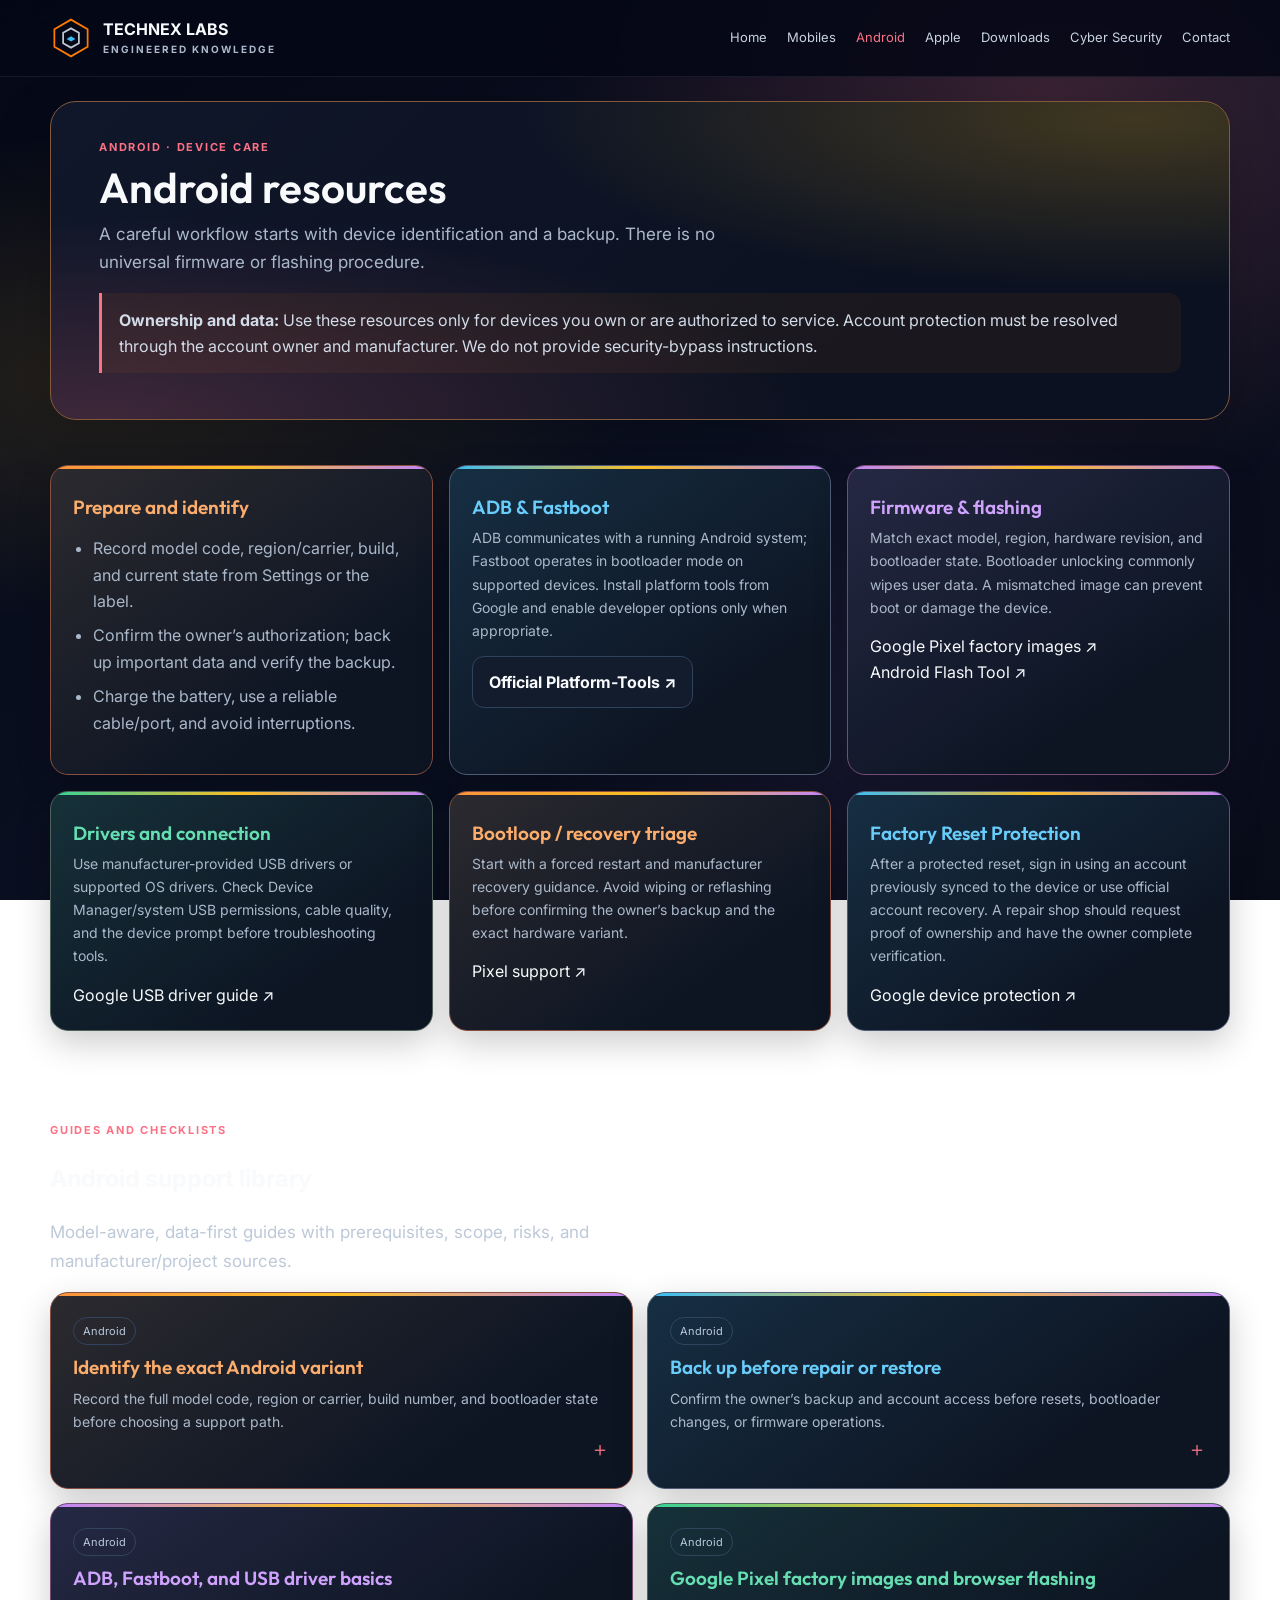
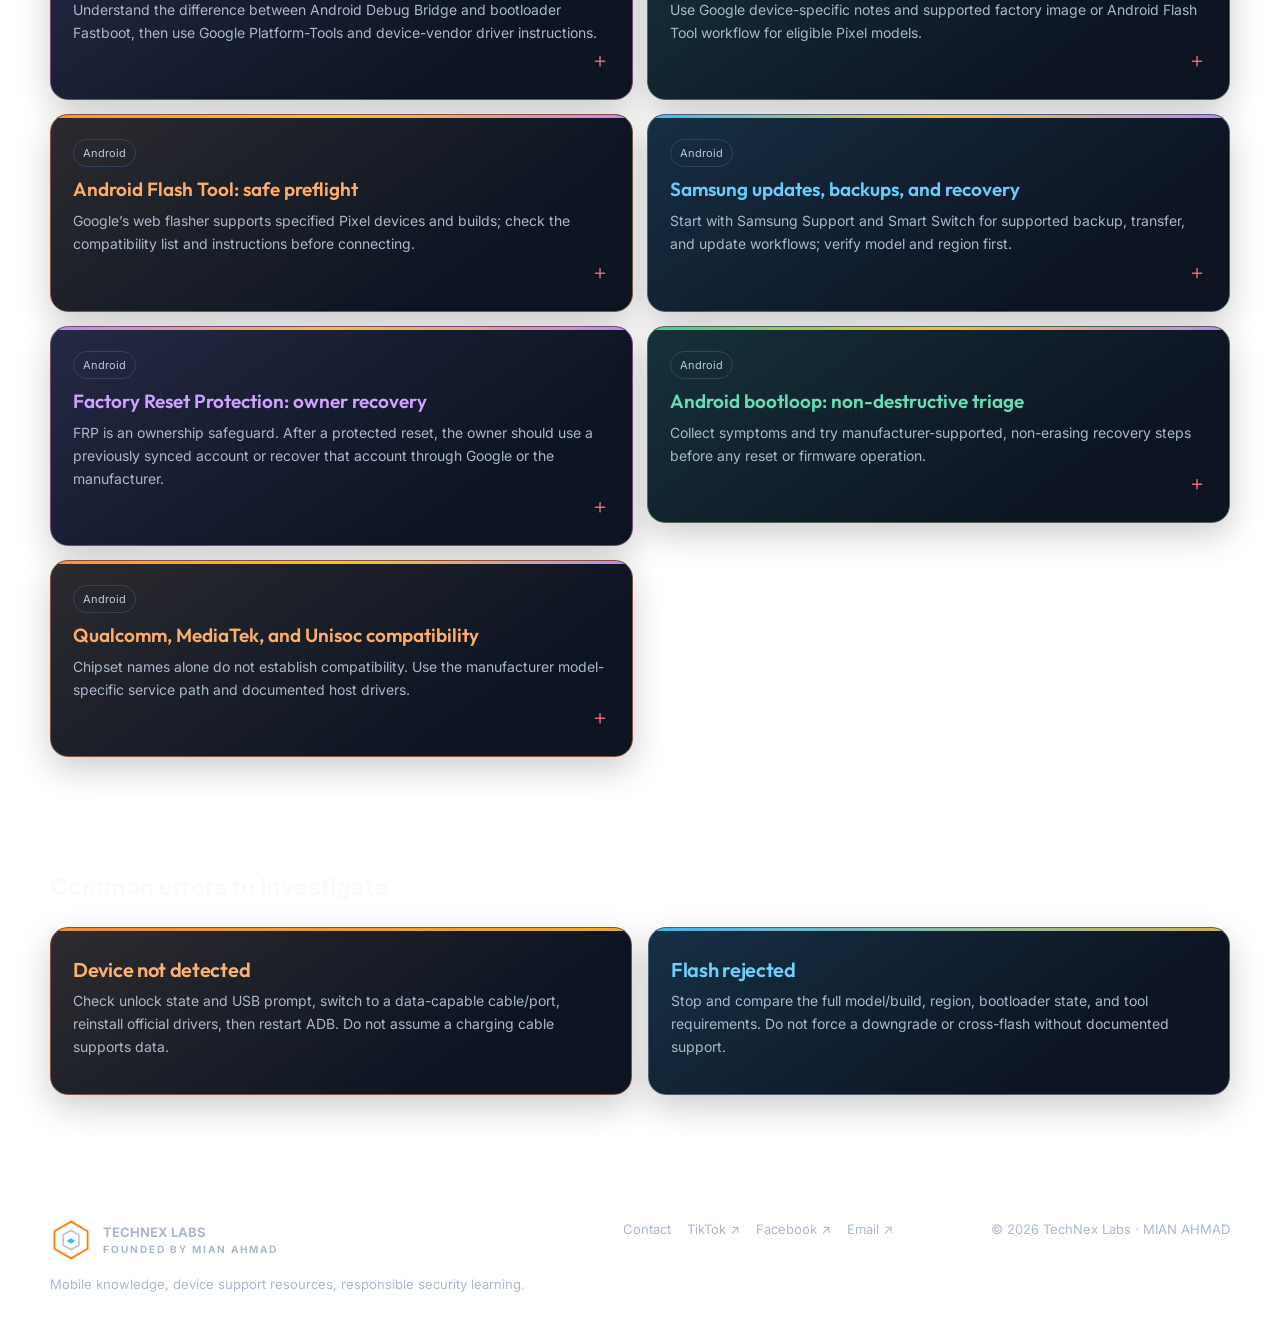
<file: pages/android.html>
<!doctype html><html lang="en"><head><meta charset="utf-8"><meta name="viewport" content="width=device-width,initial-scale=1"><meta name="theme-color" content="#050816"><meta name="description" content="Android support resources for safe backups, ADB and Fastboot, manufacturer firmware, recovery, and legitimate account recovery."><meta property="og:title" content="Android support & repair | TechNex Labs"><meta property="og:description" content="Android support resources for safe backups, ADB and Fastboot, manufacturer firmware, recovery, and legitimate account recovery."><meta property="og:type" content="website"><title>Android support & repair | TechNex Labs</title><link rel="stylesheet" href="../assets/css/style.css"><link rel="icon" href="../assets/images/logo.svg" type="image/svg+xml"></head><body data-page="android"><a class="sr-only" href="#main">Skip to content</a><header class="topbar" id="site-header"></header><main id="main"><section class="wrap pagehead"><div class="eyebrow">Android · device care</div><h1>Android resources</h1><p class="lead">A careful workflow starts with device identification and a backup. There is no universal firmware or flashing procedure.</p><div class="note"><strong>Ownership and data:</strong> Use these resources only for devices you own or are authorized to service. Account protection must be resolved through the account owner and manufacturer. We do not provide security-bypass instructions.</div></section><section class="wrap section"><div class="grid"><article class="card"><h3>Prepare and identify</h3><ul class="list"><li>Record model code, region/carrier, build, and current state from Settings or the label.</li><li>Confirm the owner’s authorization; back up important data and verify the backup.</li><li>Charge the battery, use a reliable cable/port, and avoid interruptions.</li></ul></article><article class="card"><h3>ADB & Fastboot</h3><p>ADB communicates with a running Android system; Fastboot operates in bootloader mode on supported devices. Install platform tools from Google and enable developer options only when appropriate.</p><a class="button secondary" href="https://developer.android.com/tools/releases/platform-tools" target="_blank" rel="noopener">Official Platform-Tools ↗</a></article><article class="card"><h3>Firmware & flashing</h3><p>Match exact model, region, hardware revision, and bootloader state. Bootloader unlocking commonly wipes user data. A mismatched image can prevent boot or damage the device.</p><a href="https://developers.google.com/android/images" target="_blank" rel="noopener">Google Pixel factory images ↗</a><br><a href="https://flash.android.com/" target="_blank" rel="noopener">Android Flash Tool ↗</a></article><article class="card"><h3>Drivers and connection</h3><p>Use manufacturer-provided USB drivers or supported OS drivers. Check Device Manager/system USB permissions, cable quality, and the device prompt before troubleshooting tools.</p><a href="https://developer.android.com/studio/run/win-usb" target="_blank" rel="noopener">Google USB driver guide ↗</a></article><article class="card"><h3>Bootloop / recovery triage</h3><p>Start with a forced restart and manufacturer recovery guidance. Avoid wiping or reflashing before confirming the owner’s backup and the exact hardware variant.</p><a href="https://support.google.com/pixelphone/" target="_blank" rel="noopener">Pixel support ↗</a></article><article class="card"><h3>Factory Reset Protection</h3><p>After a protected reset, sign in using an account previously synced to the device or use official account recovery. A repair shop should request proof of ownership and have the owner complete verification.</p><a href="https://support.google.com/android/answer/9459346" target="_blank" rel="noopener">Google device protection ↗</a></article></div></section><section class="wrap section"><div class="eyebrow">Guides and checklists</div><h2>Android support library</h2><p class="lead">Model-aware, data-first guides with prerequisites, scope, risks, and manufacturer/project sources.</p><div id="android-guides" class="guide-list"></div></section><section class="wrap section"><h2>Common errors to investigate</h2><div class="columns"><div class="card"><h3>Device not detected</h3><p>Check unlock state and USB prompt, switch to a data-capable cable/port, reinstall official drivers, then restart ADB. Do not assume a charging cable supports data.</p></div><div class="card"><h3>Flash rejected</h3><p>Stop and compare the full model/build, region, bootloader state, and tool requirements. Do not force a downgrade or cross-flash without documented support.</p></div></div></section></main><footer class="footer" id="site-footer"></footer><script src="../assets/js/app.js" defer></script></body></html>
</file>
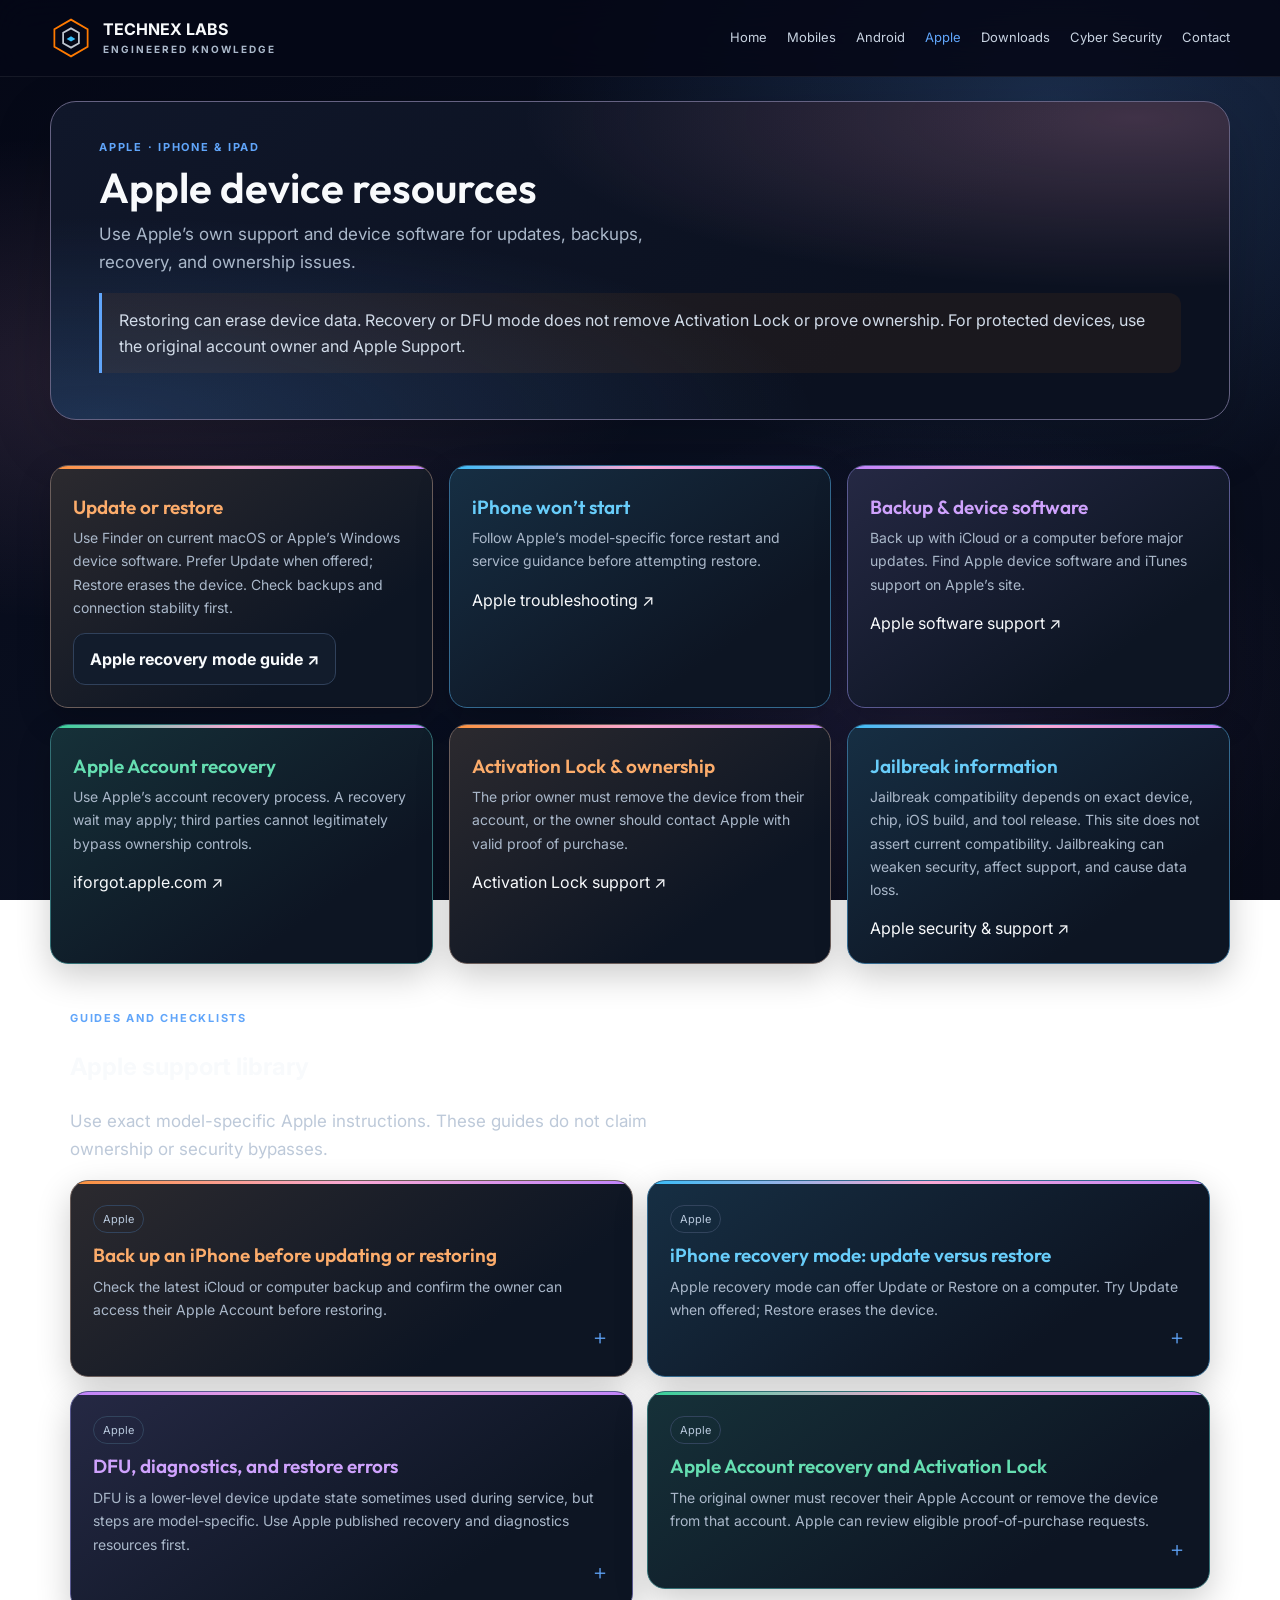
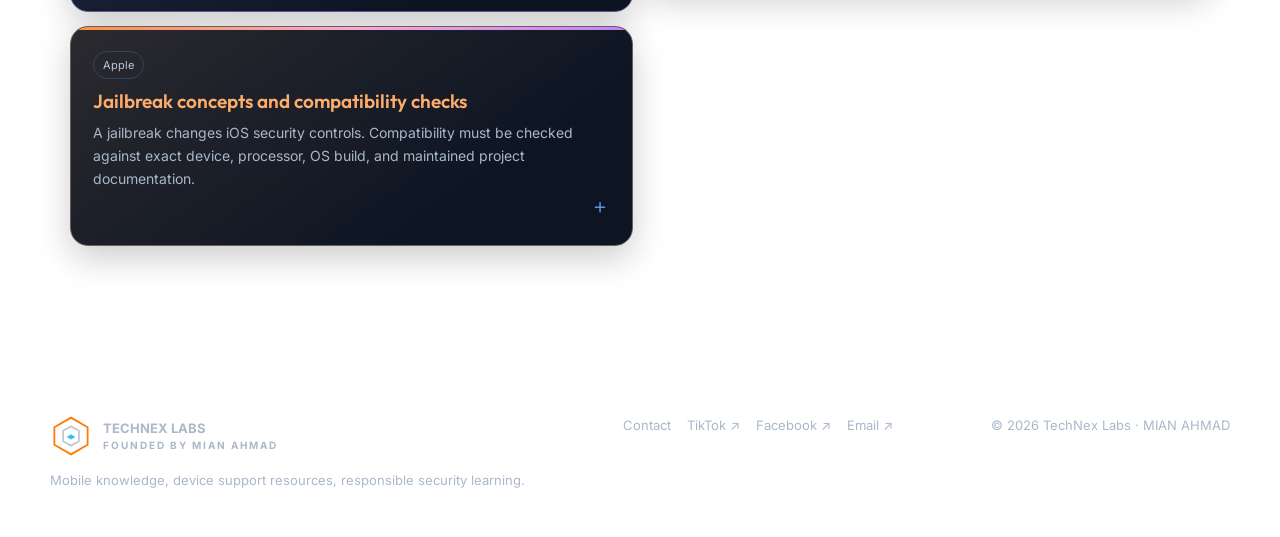
<file: pages/apple.html>
<!doctype html><html lang="en"><head><meta charset="utf-8"><meta name="viewport" content="width=device-width,initial-scale=1"><meta name="theme-color" content="#050816"><meta name="description" content="Official Apple iPhone recovery, restore, account recovery, and support references with backup and security cautions."><meta property="og:title" content="Apple & iPhone support | TechNex Labs"><meta property="og:description" content="Official Apple iPhone recovery, restore, account recovery, and support references with backup and security cautions."><meta property="og:type" content="website"><title>Apple & iPhone support | TechNex Labs</title><link rel="stylesheet" href="../assets/css/style.css"><link rel="icon" href="../assets/images/logo.svg" type="image/svg+xml"></head><body data-page="apple"><a class="sr-only" href="#main">Skip to content</a><header class="topbar" id="site-header"></header><main id="main"><section class="wrap pagehead"><div class="eyebrow">Apple · iPhone & iPad</div><h1>Apple device resources</h1><p class="lead">Use Apple’s own support and device software for updates, backups, recovery, and ownership issues.</p><div class="note">Restoring can erase device data. Recovery or DFU mode does not remove Activation Lock or prove ownership. For protected devices, use the original account owner and Apple Support.</div></section><section class="wrap section"><div class="grid"><article class="card"><h3>Update or restore</h3><p>Use Finder on current macOS or Apple’s Windows device software. Prefer Update when offered; Restore erases the device. Check backups and connection stability first.</p><a class="button secondary" href="https://support.apple.com/en-us/118106" target="_blank" rel="noopener">Apple recovery mode guide ↗</a></article><article class="card"><h3>iPhone won’t start</h3><p>Follow Apple’s model-specific force restart and service guidance before attempting restore.</p><a href="https://support.apple.com/en-us/116940" target="_blank" rel="noopener">Apple troubleshooting ↗</a></article><article class="card"><h3>Backup & device software</h3><p>Back up with iCloud or a computer before major updates. Find Apple device software and iTunes support on Apple’s site.</p><a href="https://support.apple.com/itunes" target="_blank" rel="noopener">Apple software support ↗</a></article><article class="card"><h3>Apple Account recovery</h3><p>Use Apple’s account recovery process. A recovery wait may apply; third parties cannot legitimately bypass ownership controls.</p><a href="https://iforgot.apple.com/" target="_blank" rel="noopener">iforgot.apple.com ↗</a></article><article class="card"><h3>Activation Lock & ownership</h3><p>The prior owner must remove the device from their account, or the owner should contact Apple with valid proof of purchase.</p><a href="https://support.apple.com/108934" target="_blank" rel="noopener">Activation Lock support ↗</a></article><article class="card"><h3>Jailbreak information</h3><p>Jailbreak compatibility depends on exact device, chip, iOS build, and tool release. This site does not assert current compatibility. Jailbreaking can weaken security, affect support, and cause data loss.</p><a href="https://support.apple.com/" target="_blank" rel="noopener">Apple security & support ↗</a></article></div><section class="wrap section"><div class="eyebrow">Guides and checklists</div><h2>Apple support library</h2><p class="lead">Use exact model-specific Apple instructions. These guides do not claim ownership or security bypasses.</p><div id="apple-guides" class="guide-list"></div></section></section></main><footer class="footer" id="site-footer"></footer><script src="../assets/js/app.js" defer></script></body></html>
</file>
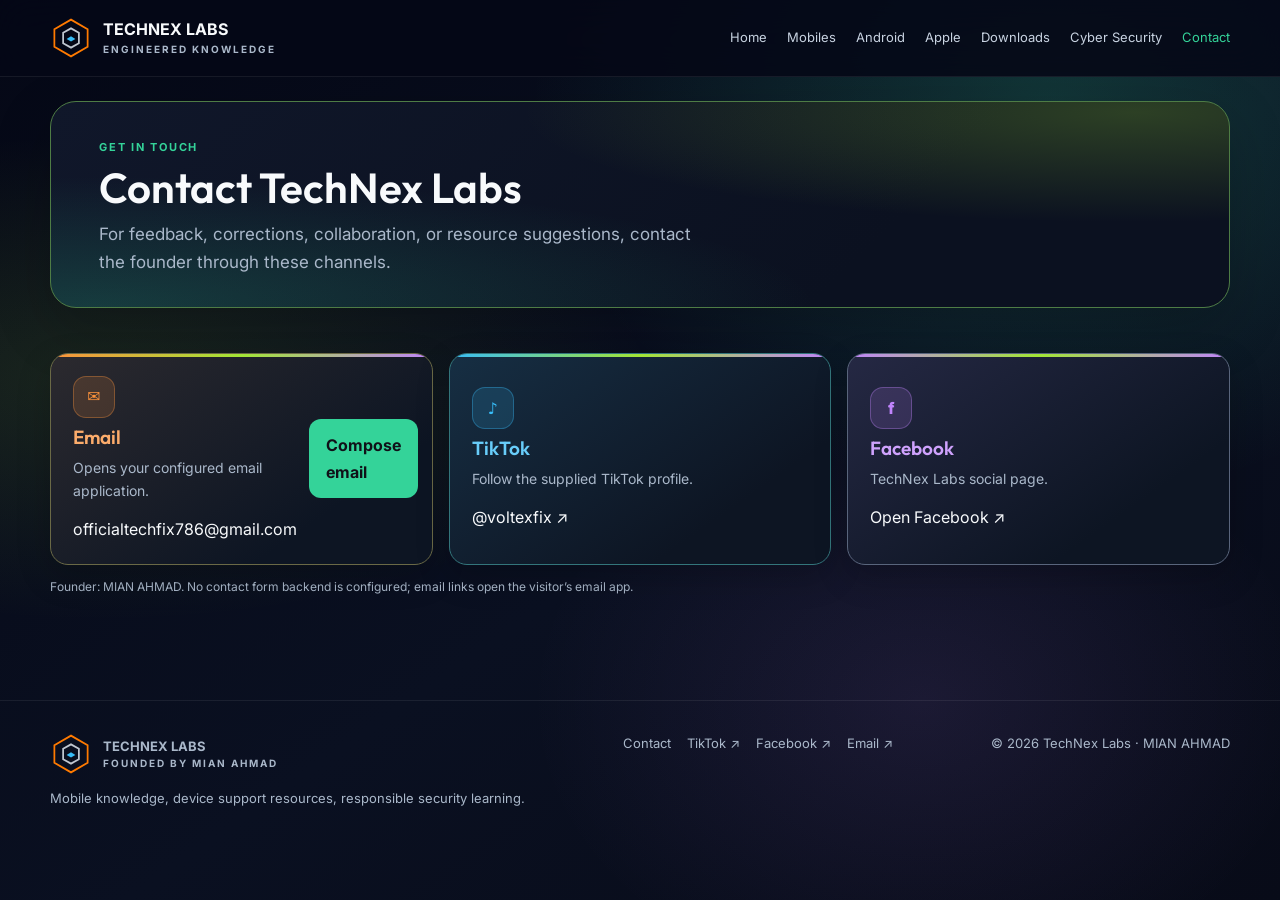
<file: pages/contact.html>
<!doctype html><html lang="en"><head><meta charset="utf-8"><meta name="viewport" content="width=device-width,initial-scale=1"><meta name="theme-color" content="#050816"><meta name="description" content="Contact TechNex Labs founder MIAN AHMAD by email and follow official social profiles."><meta property="og:title" content="Contact TechNex Labs | TechNex Labs"><meta property="og:description" content="Contact TechNex Labs founder MIAN AHMAD by email and follow official social profiles."><meta property="og:type" content="website"><title>Contact TechNex Labs | TechNex Labs</title><link rel="stylesheet" href="../assets/css/style.css"><link rel="icon" href="../assets/images/logo.svg" type="image/svg+xml"></head><body data-page="contact"><a class="sr-only" href="#main">Skip to content</a><header class="topbar" id="site-header"></header><main id="main"><section class="wrap pagehead"><div class="eyebrow">Get in touch</div><h1>Contact TechNex Labs</h1><p class="lead">For feedback, corrections, collaboration, or resource suggestions, contact the founder through these channels.</p></section><section class="wrap section"><div class="grid"><article class="card contact"><div><div class="iconbox">✉</div><h3>Email</h3><p>Opens your configured email application.</p><a href="mailto:officialtechfix786@gmail.com">officialtechfix786@gmail.com</a></div><a class="button" href="mailto:officialtechfix786@gmail.com">Compose email</a></article><article class="card contact"><div><div class="iconbox">♪</div><h3>TikTok</h3><p>Follow the supplied TikTok profile.</p><a href="https://www.tiktok.com/@voltexfix?is_from_webapp=1&amp;sender_device=pc" target="_blank" rel="noopener">@voltexfix ↗</a></div></article><article class="card contact"><div><div class="iconbox">f</div><h3>Facebook</h3><p>TechNex Labs social page.</p><a href="https://www.facebook.com/share/19GR9nnWdt/" target="_blank" rel="noopener">Open Facebook ↗</a></div></article></div><p class="source">Founder: MIAN AHMAD. No contact form backend is configured; email links open the visitor’s email app.</p></section></main><footer class="footer" id="site-footer"></footer><script src="../assets/js/app.js" defer></script></body></html>
</file>
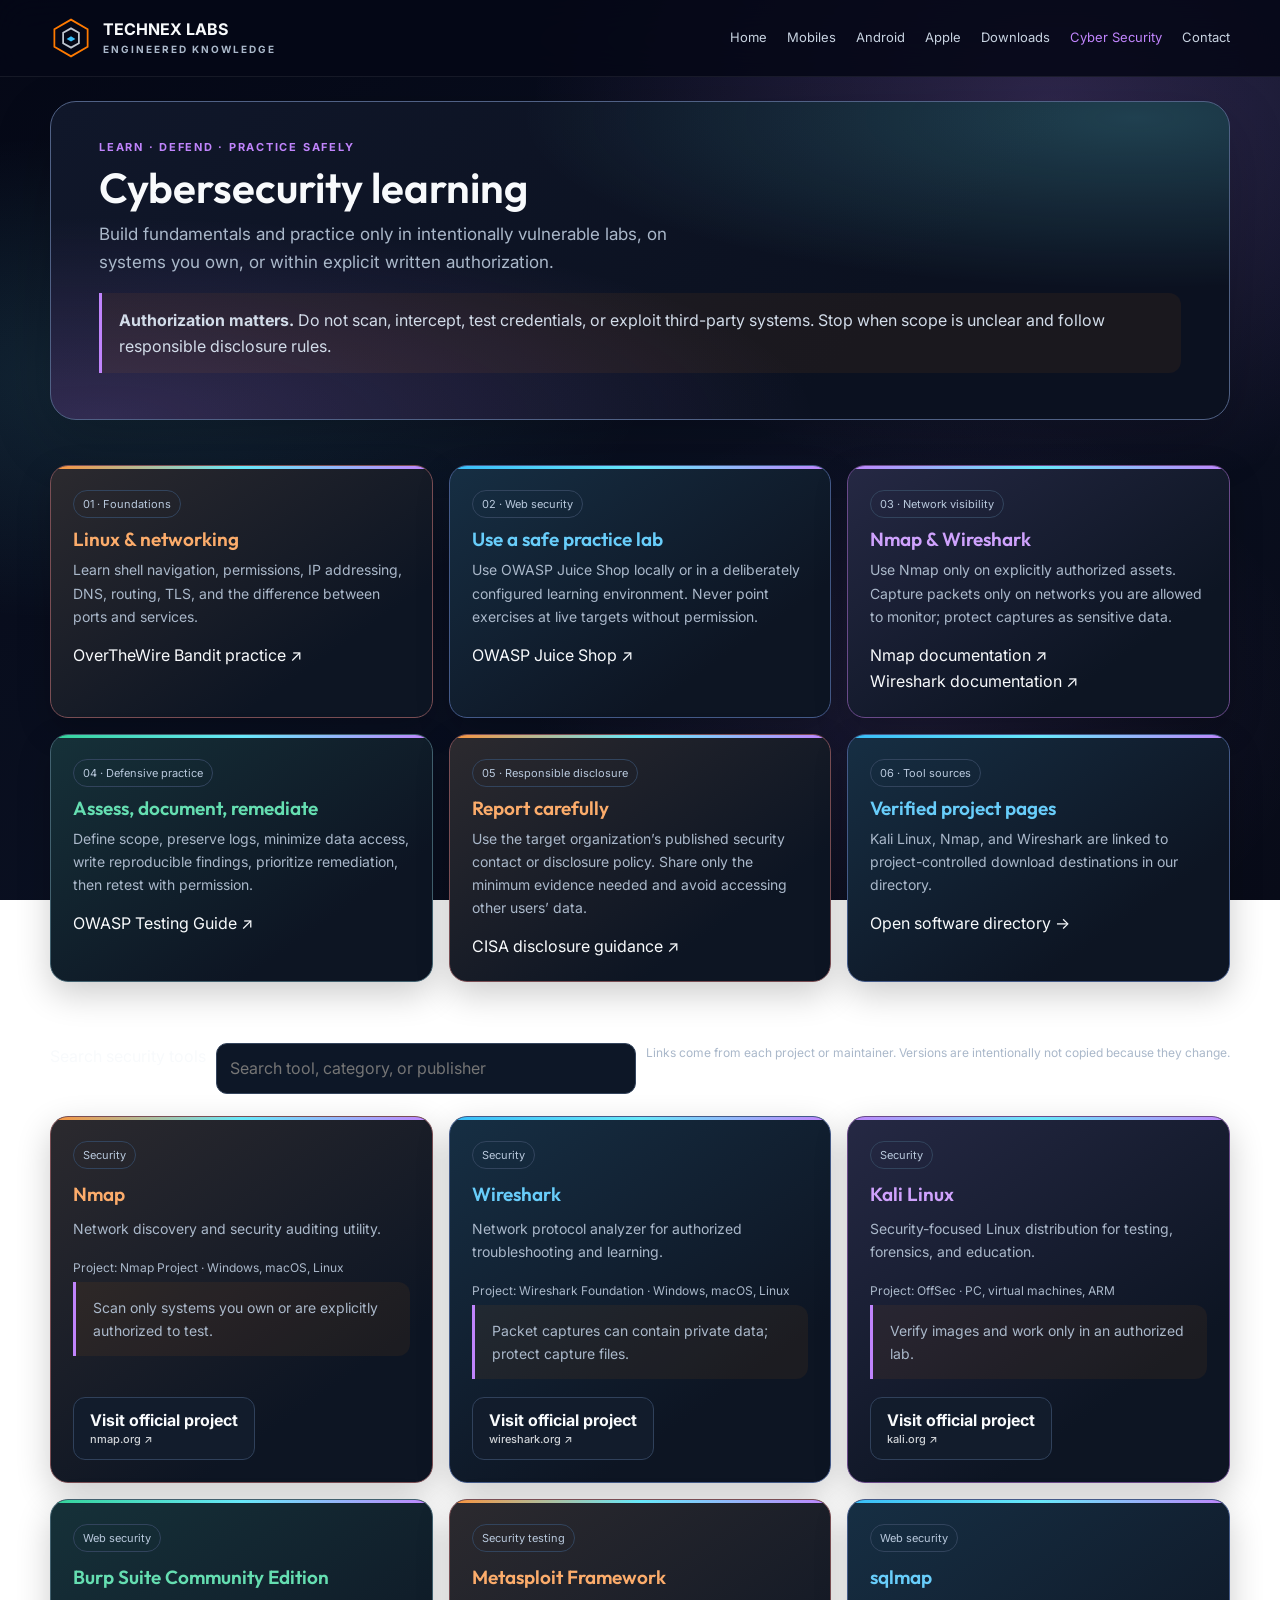
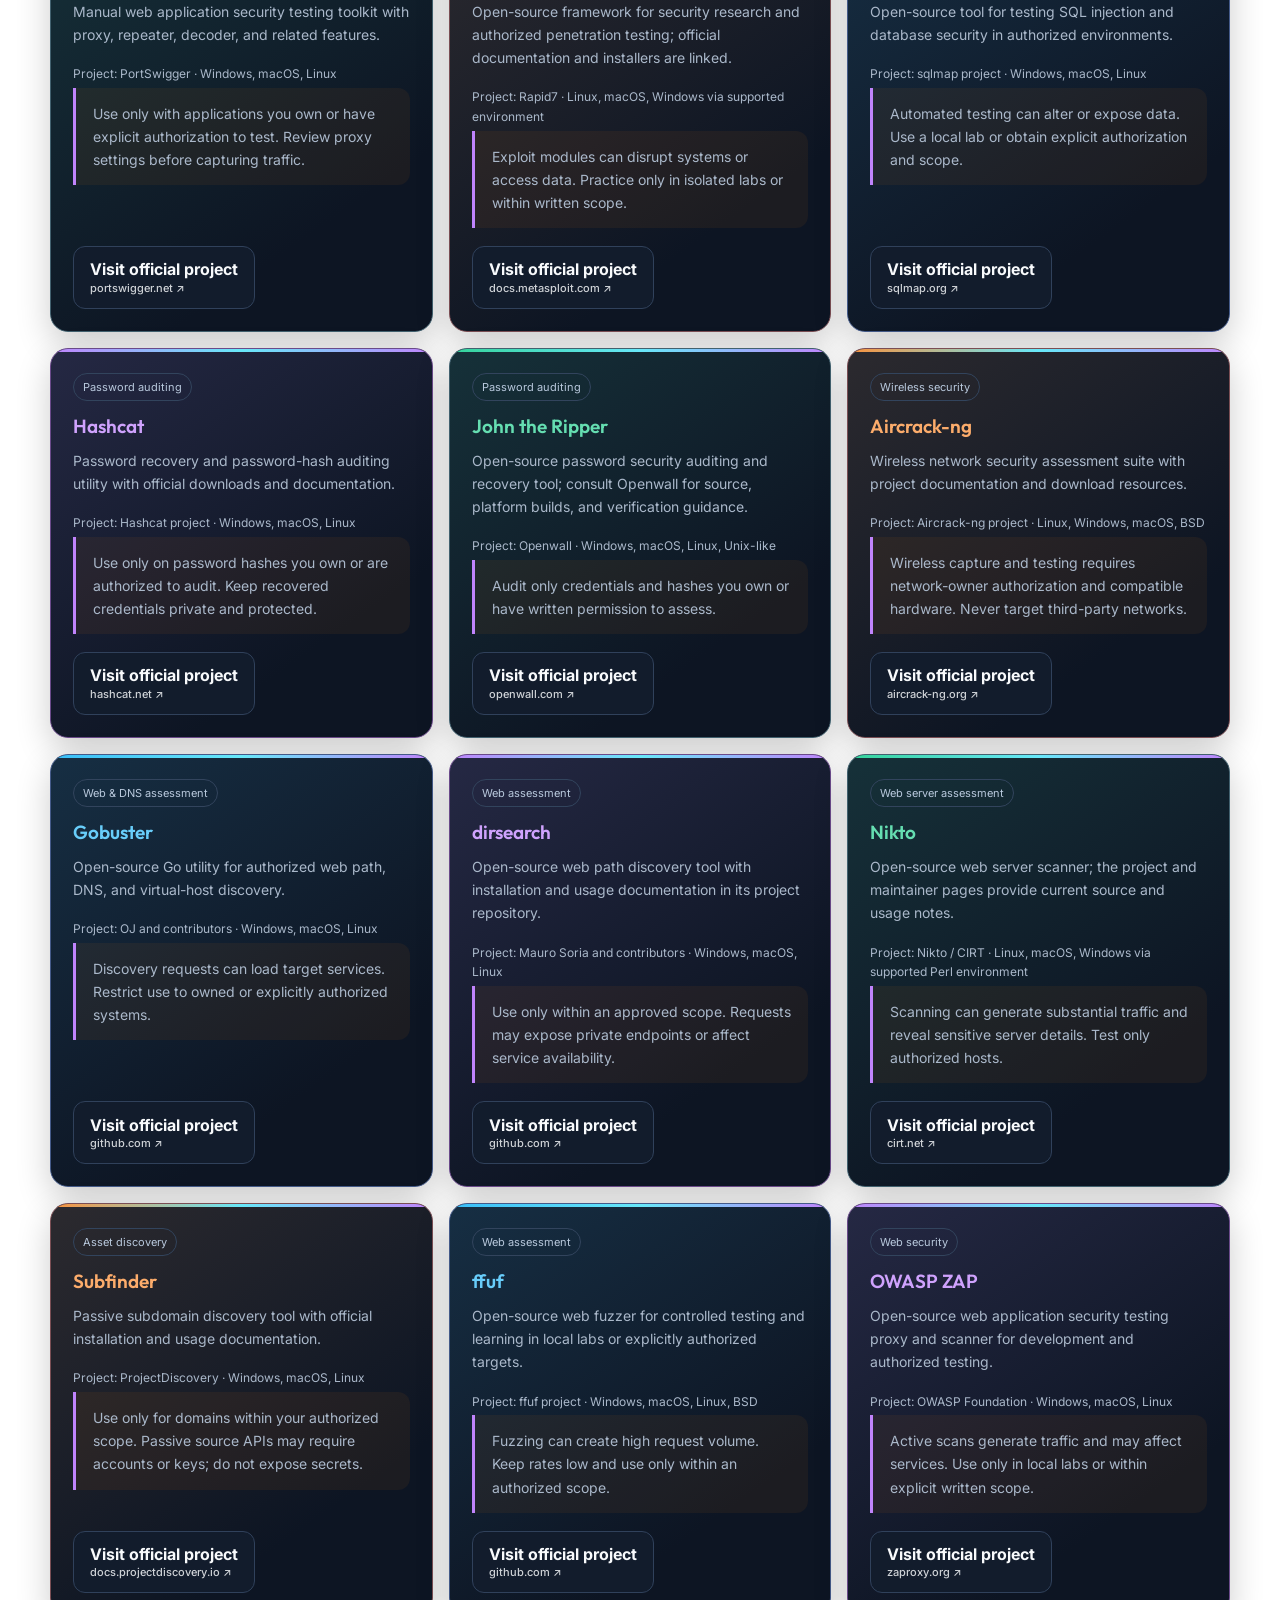
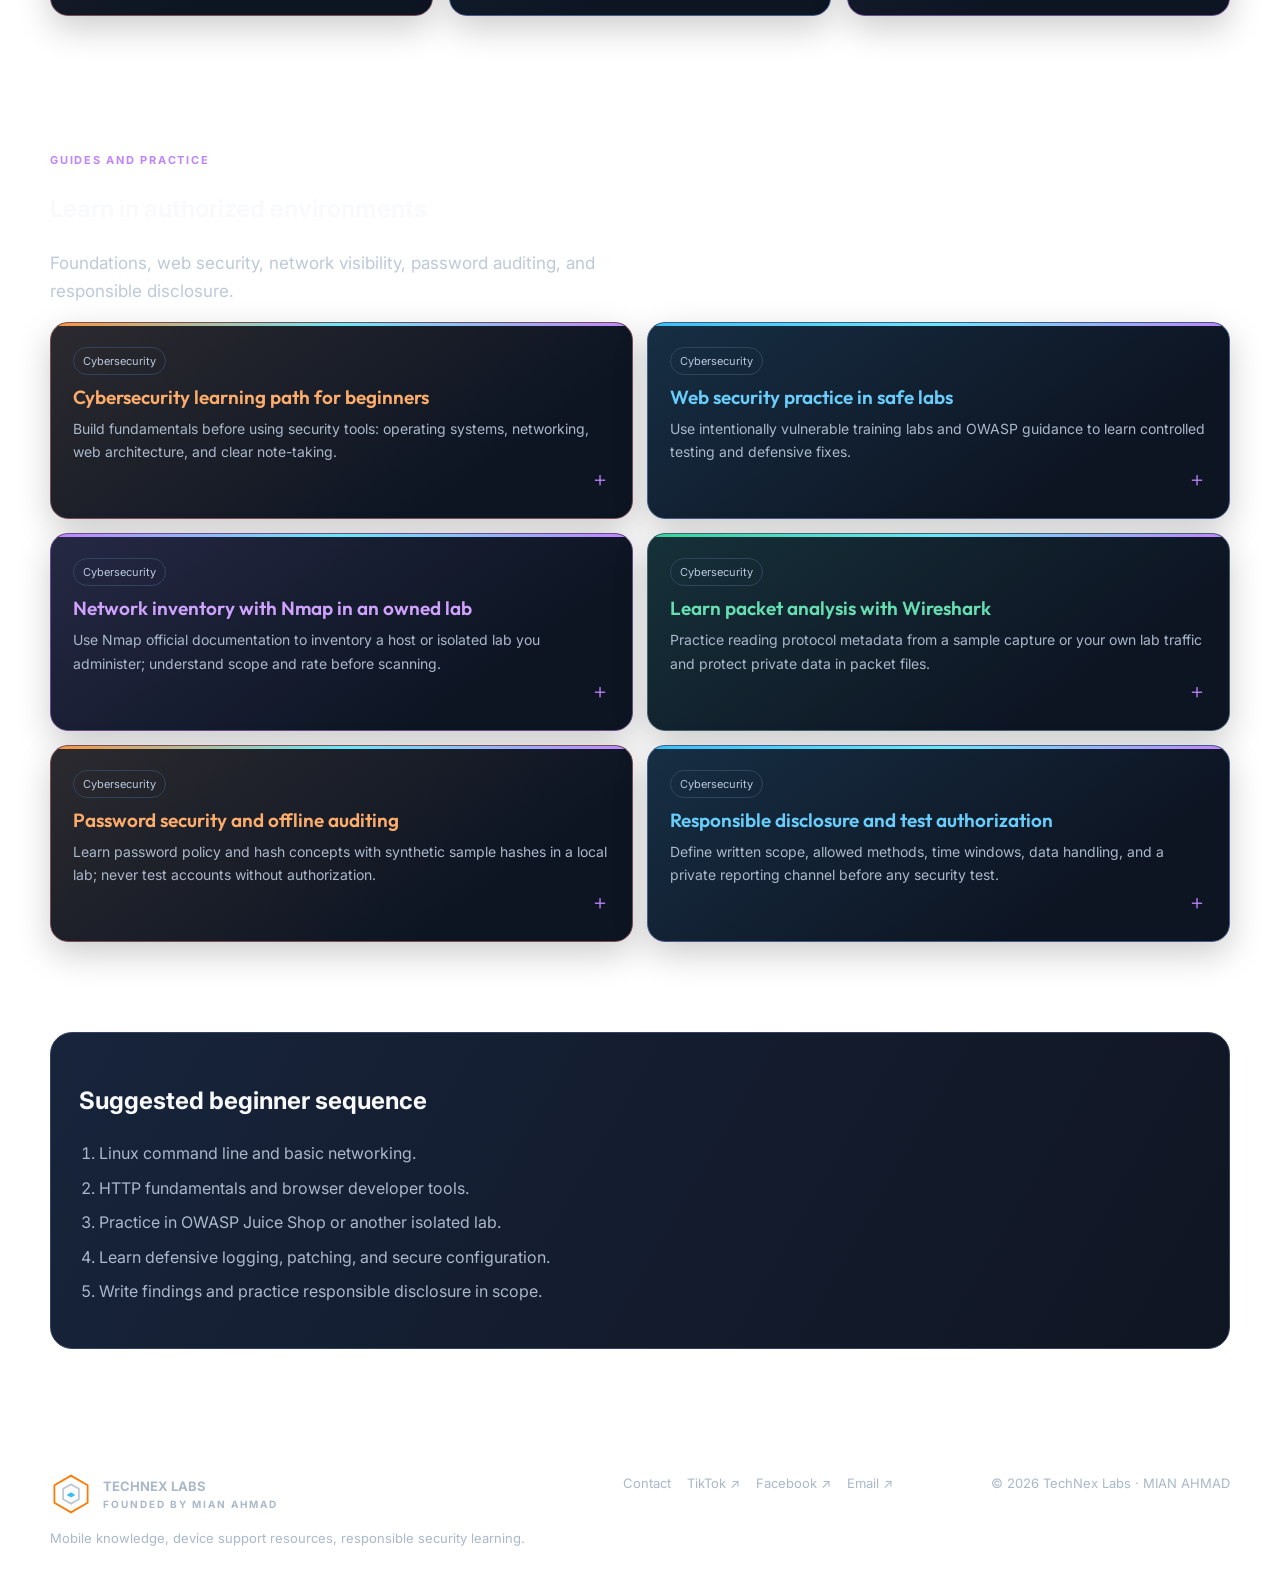
<file: pages/cyber-security.html>
<!doctype html><html lang="en"><head><meta charset="utf-8"><meta name="viewport" content="width=device-width,initial-scale=1"><meta name="theme-color" content="#050816"><meta name="description" content="Ethical cybersecurity learning for authorized practice, defensive skills, and safe local labs."><meta property="og:title" content="Cybersecurity learning | TechNex Labs"><meta property="og:description" content="Ethical cybersecurity learning for authorized practice, defensive skills, and safe local labs."><meta property="og:type" content="website"><title>Cybersecurity learning | TechNex Labs</title><link rel="stylesheet" href="../assets/css/style.css"><link rel="icon" href="../assets/images/logo.svg" type="image/svg+xml"></head><body data-page="cyber-security"><a class="sr-only" href="#main">Skip to content</a><header class="topbar" id="site-header"></header><main id="main"><section class="wrap pagehead"><div class="eyebrow">Learn · defend · practice safely</div><h1>Cybersecurity learning</h1><p class="lead">Build fundamentals and practice only in intentionally vulnerable labs, on systems you own, or within explicit written authorization.</p><div class="note"><strong>Authorization matters.</strong> Do not scan, intercept, test credentials, or exploit third-party systems. Stop when scope is unclear and follow responsible disclosure rules.</div></section><section class="wrap section"><div class="grid"><article class="card"><span class="tag">01 · Foundations</span><h3>Linux & networking</h3><p>Learn shell navigation, permissions, IP addressing, DNS, routing, TLS, and the difference between ports and services.</p><a href="https://overthewire.org/wargames/bandit/" target="_blank" rel="noopener">OverTheWire Bandit practice ↗</a></article><article class="card"><span class="tag">02 · Web security</span><h3>Use a safe practice lab</h3><p>Use OWASP Juice Shop locally or in a deliberately configured learning environment. Never point exercises at live targets without permission.</p><a href="https://owasp.org/www-project-juice-shop/" target="_blank" rel="noopener">OWASP Juice Shop ↗</a></article><article class="card"><span class="tag">03 · Network visibility</span><h3>Nmap & Wireshark</h3><p>Use Nmap only on explicitly authorized assets. Capture packets only on networks you are allowed to monitor; protect captures as sensitive data.</p><a href="https://nmap.org/book/man.html" target="_blank" rel="noopener">Nmap documentation ↗</a><br><a href="https://www.wireshark.org/docs/" target="_blank" rel="noopener">Wireshark documentation ↗</a></article><article class="card"><span class="tag">04 · Defensive practice</span><h3>Assess, document, remediate</h3><p>Define scope, preserve logs, minimize data access, write reproducible findings, prioritize remediation, then retest with permission.</p><a href="https://owasp.org/www-project-web-security-testing-guide/" target="_blank" rel="noopener">OWASP Testing Guide ↗</a></article><article class="card"><span class="tag">05 · Responsible disclosure</span><h3>Report carefully</h3><p>Use the target organization’s published security contact or disclosure policy. Share only the minimum evidence needed and avoid accessing other users’ data.</p><a href="https://www.cisa.gov/resources-tools/resources/vulnerability-disclosure-policy-vdp-platform" target="_blank" rel="noopener">CISA disclosure guidance ↗</a></article><article class="card"><span class="tag">06 · Tool sources</span><h3>Verified project pages</h3><p>Kali Linux, Nmap, and Wireshark are linked to project-controlled download destinations in our directory.</p><a href="downloads.html">Open software directory →</a></article></div><div class="section"><div class="toolbar"><label for="security-tool-query">Search security tools</label><input id="security-tool-query" type="search" placeholder="Search tool, category, or publisher"><span class="meta">Links come from each project or maintainer. Versions are intentionally not copied because they change.</span></div><div id="security-tools" class="grid" aria-live="polite"></div></div></section><section class="wrap section"><div class="eyebrow">Guides and practice</div><h2>Learn in authorized environments</h2><p class="lead">Foundations, web security, network visibility, password auditing, and responsible disclosure.</p><div id="security-guides" class="guide-list"></div></section><section class="wrap section"><div class="cta"><h2>Suggested beginner sequence</h2><ol class="list"><li>Linux command line and basic networking.</li><li>HTTP fundamentals and browser developer tools.</li><li>Practice in OWASP Juice Shop or another isolated lab.</li><li>Learn defensive logging, patching, and secure configuration.</li><li>Write findings and practice responsible disclosure in scope.</li></ol></div></section></main><footer class="footer" id="site-footer"></footer><script src="../assets/js/app.js" defer></script></body></html>
</file>
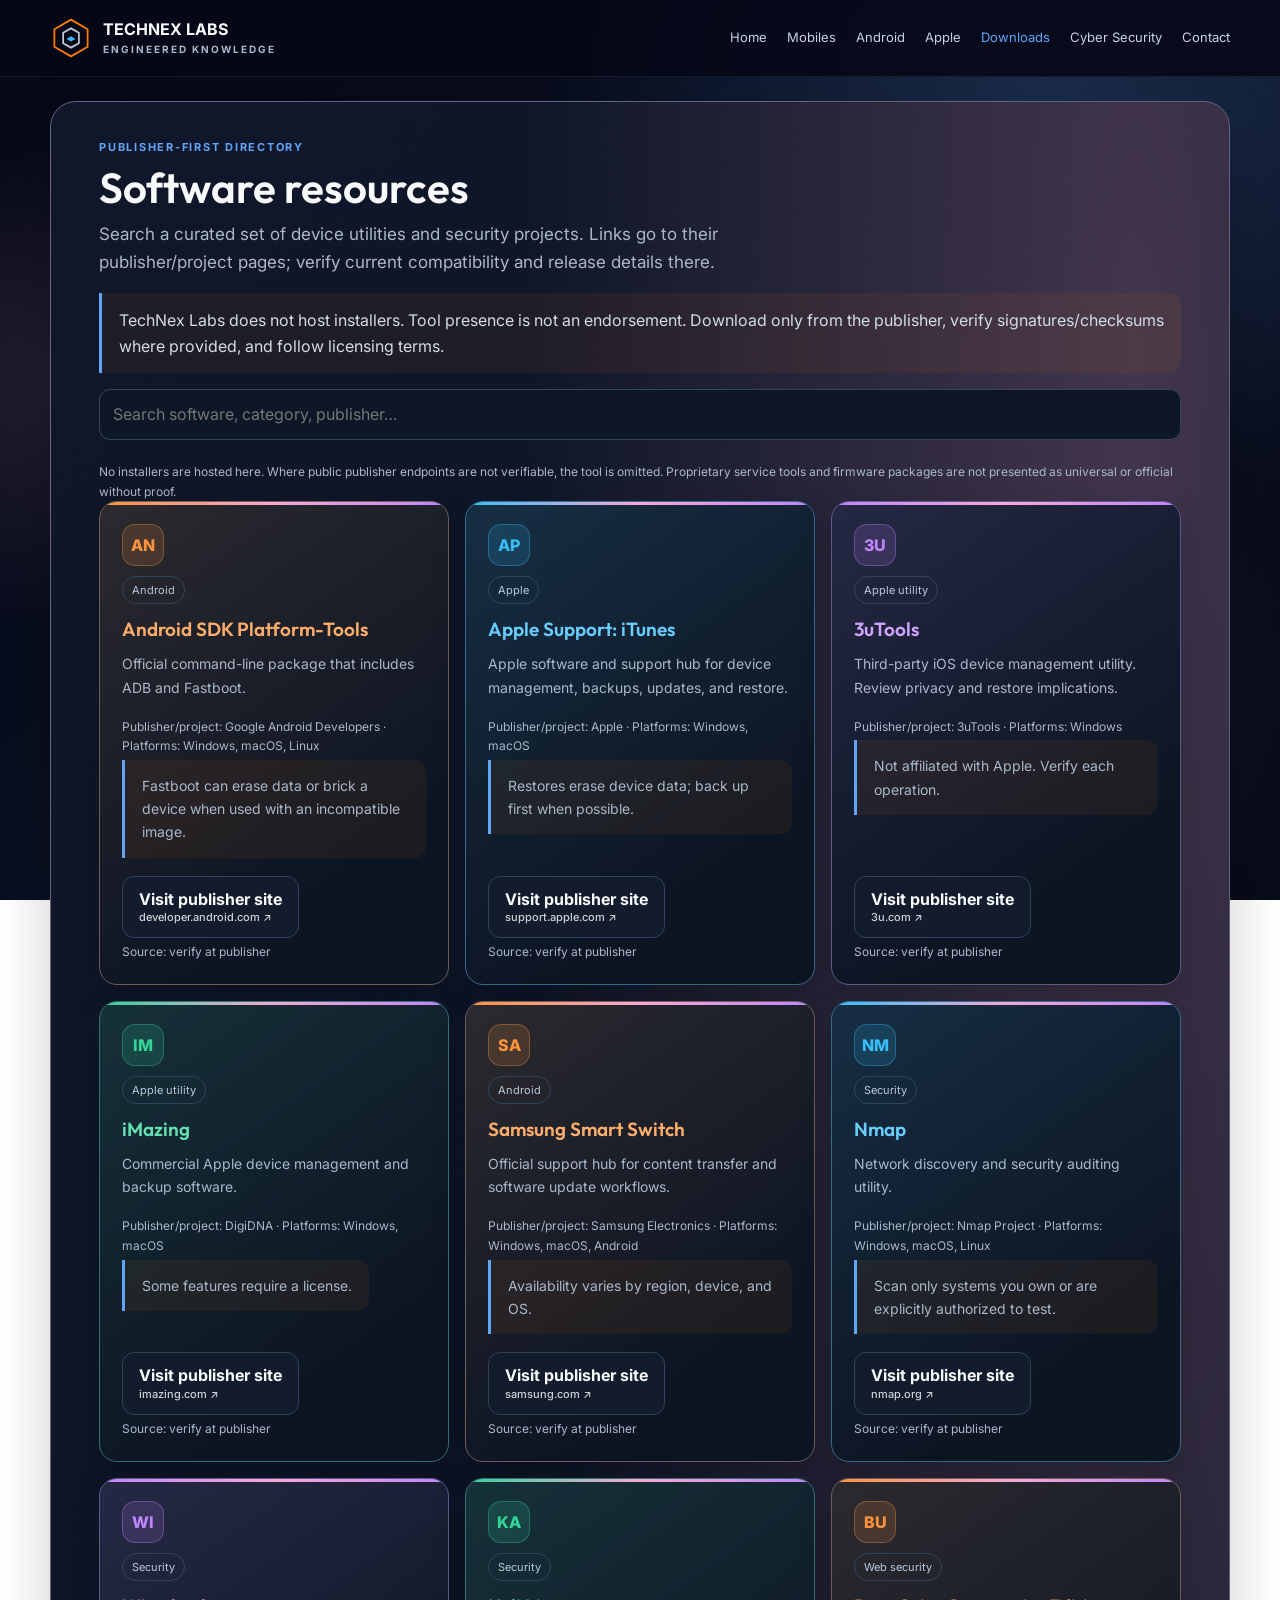
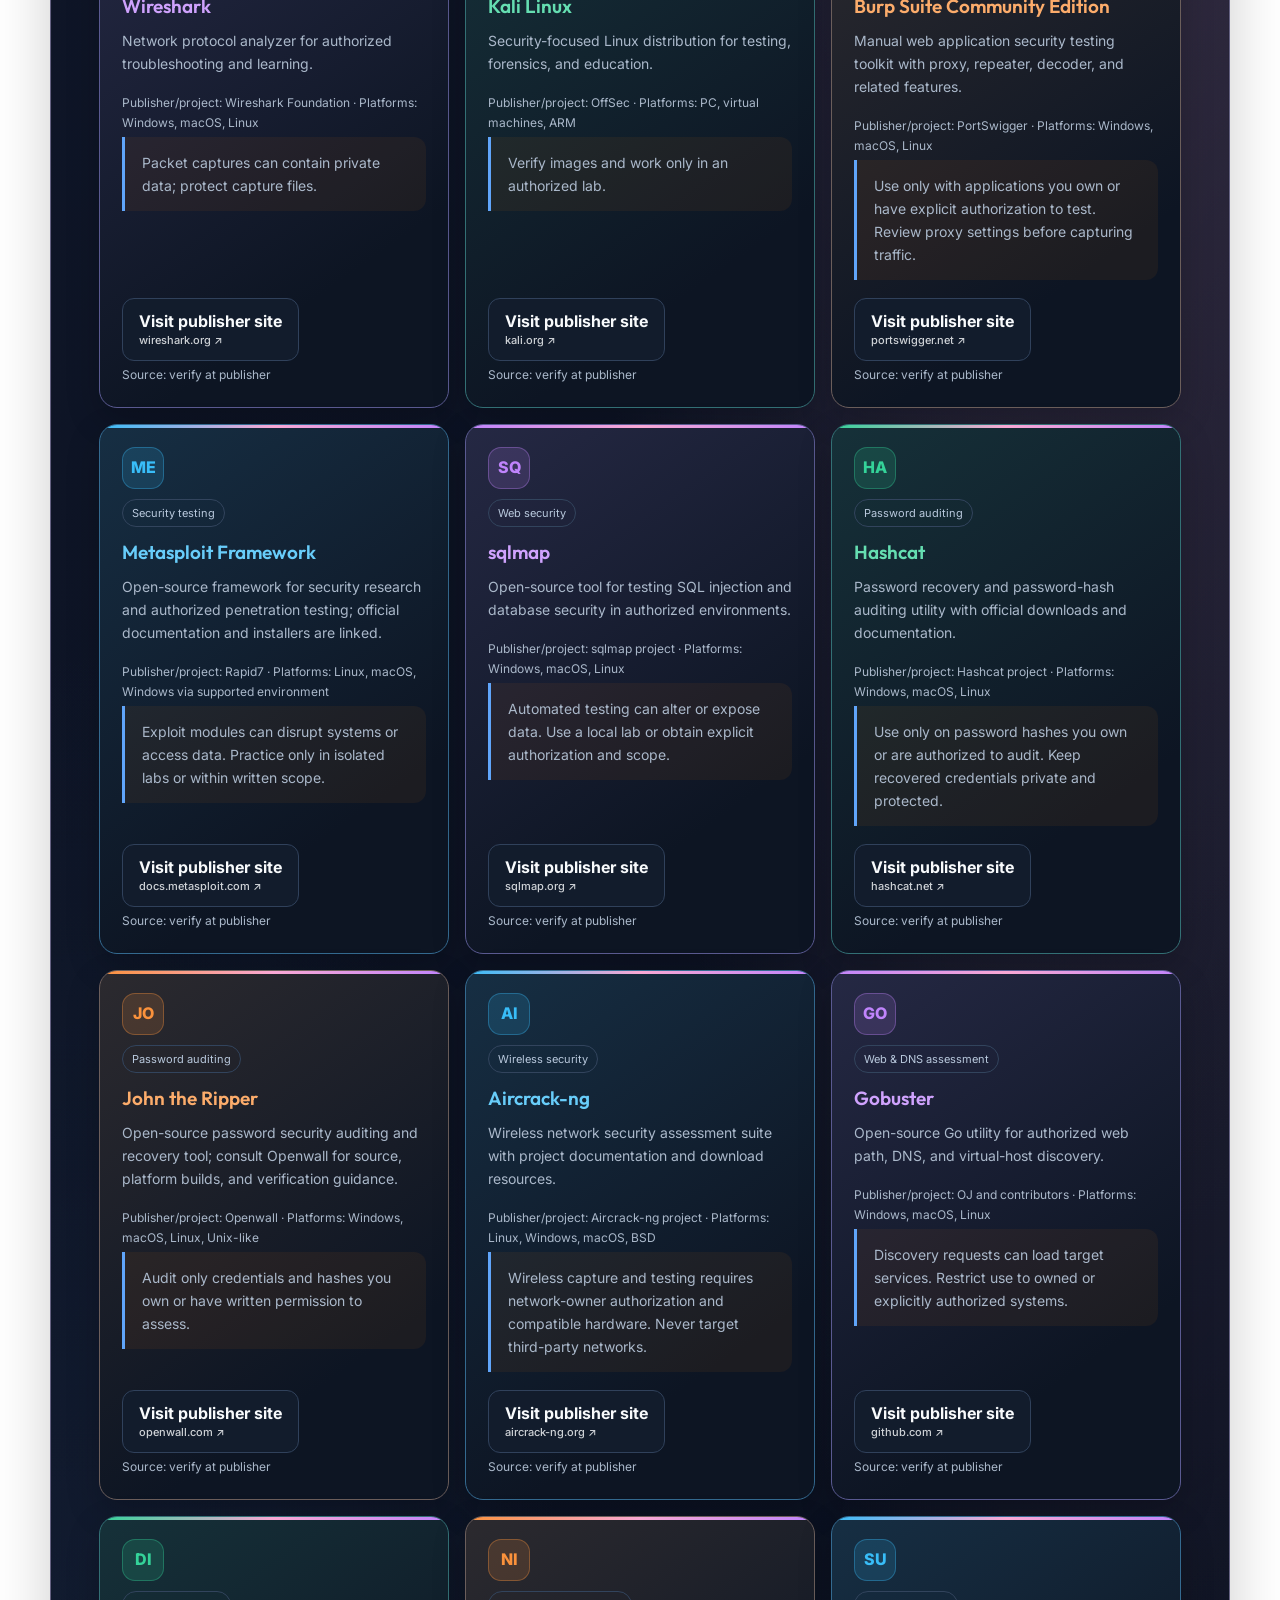
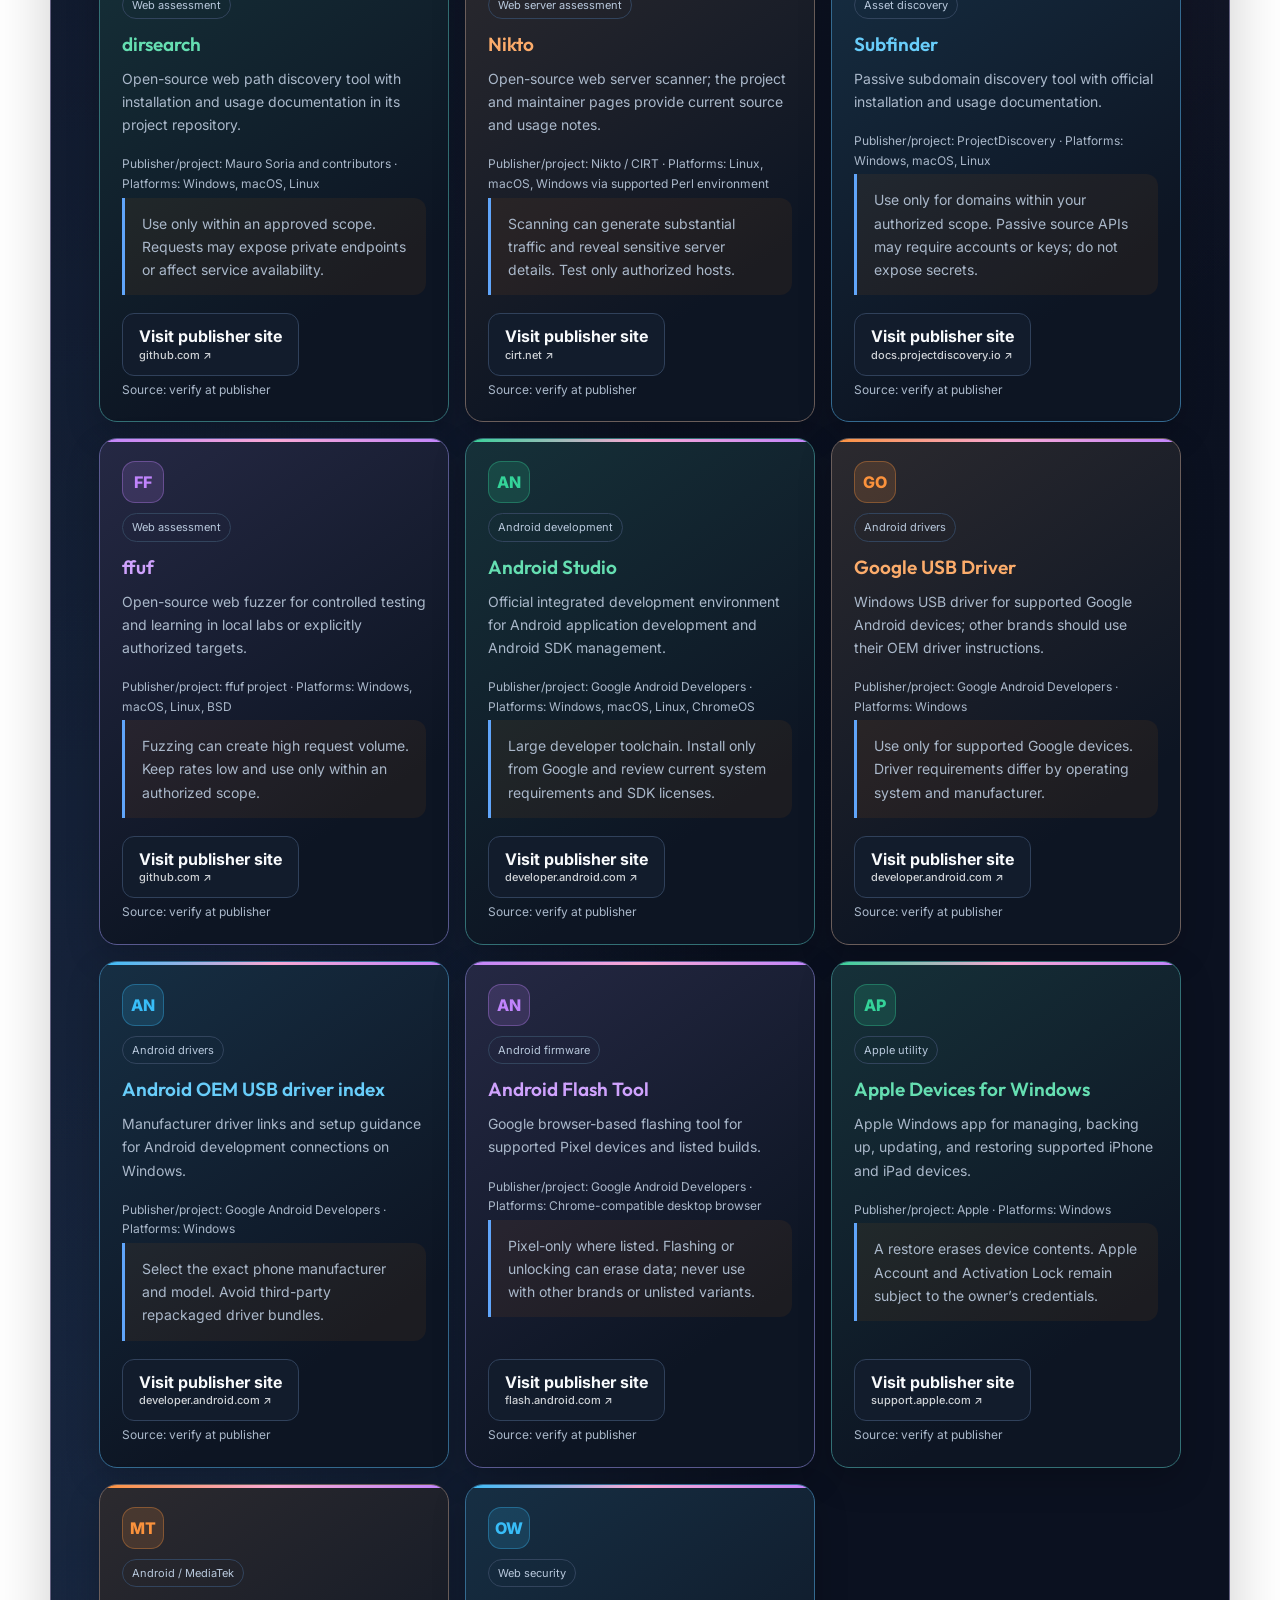
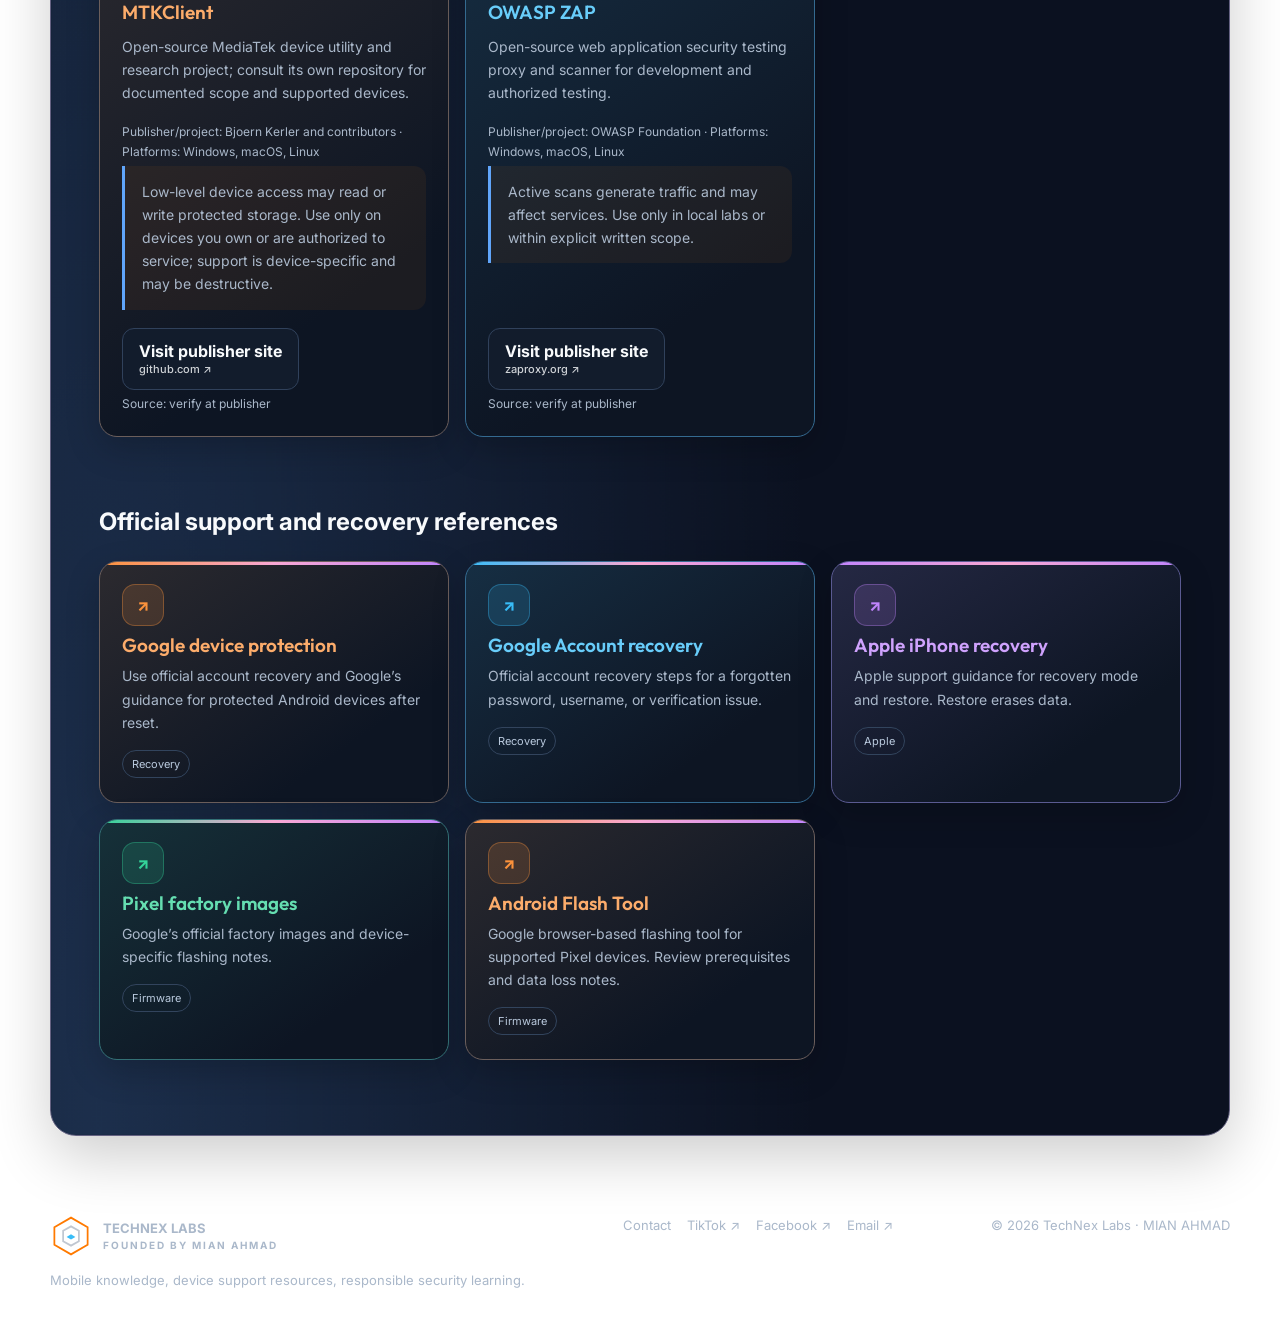
<file: pages/downloads.html>
<!doctype html><html lang="en"><head><meta charset="utf-8"><meta name="viewport" content="width=device-width,initial-scale=1"><meta name="theme-color" content="#050816"><meta name="description" content="Publisher links for mobile utilities and cybersecurity tools, with platform information and operational cautions."><meta property="og:title" content="Software directory | TechNex Labs"><meta property="og:description" content="Publisher links for mobile utilities and cybersecurity tools, with platform information and operational cautions."><meta property="og:type" content="website"><title>Software directory | TechNex Labs</title><link rel="stylesheet" href="../assets/css/style.css"><link rel="icon" href="../assets/images/logo.svg" type="image/svg+xml"></head><body data-page="downloads"><a class="sr-only" href="#main">Skip to content</a><header class="topbar" id="site-header"></header><main id="main"><section class="wrap pagehead"><div class="eyebrow">Publisher-first directory</div><h1>Software resources</h1><p class="lead">Search a curated set of device utilities and security projects. Links go to their publisher/project pages; verify current compatibility and release details there.</p><div class="note">TechNex Labs does not host installers. Tool presence is not an endorsement. Download only from the publisher, verify signatures/checksums where provided, and follow licensing terms.</div><div class="toolbar"><label class="sr-only" for="software-query">Search software</label><input id="software-query" type="search" placeholder="Search software, category, publisher…"></div><p class="meta">No installers are hosted here. Where public publisher endpoints are not verifiable, the tool is omitted. Proprietary service tools and firmware packages are not presented as universal or official without proof.</p><div id="software-list" class="grid"></div><section class="section"><h2>Official support and recovery references</h2><div id="resource-list" class="grid"></div></section></section></main><footer class="footer" id="site-footer"></footer><script src="../assets/js/app.js" defer></script></body></html>
</file>
<file: assets/css/style.css>
@import url('https://fonts.googleapis.com/css2?family=Inter:wght@400;500;600;700&family=Orbitron:wght@500;600;700&family=Outfit:wght@400;500;600;700&display=swap');:root{--bg:#050816;--panel:#0b1220;--card:#111827;--line:#27364c;--text:#f8fafc;--muted:#aab8ca;--orange:#ff7a00;--blue:#38bdf8;--max:1180px}*{box-sizing:border-box}html{scroll-behavior:smooth}body{margin:0;background:radial-gradient(ellipse at 72% -12%,#182344,transparent 48%),var(--bg);color:var(--text);font:16px/1.65 Inter,system-ui,sans-serif}a{color:inherit;text-decoration:none}a:hover{color:var(--blue)}button,input,select,textarea{font:inherit}button,.button{cursor:pointer;border:1px solid transparent;border-radius:12px;padding:.76rem 1rem;background:var(--orange);color:#1a0d04;font-weight:700;display:inline-flex;align-items:center;gap:.5rem}button.secondary,.button.secondary{background:#121c2c;border-color:#30415b;color:var(--text)}:focus-visible{outline:3px solid var(--blue);outline-offset:3px}.wrap{width:min(calc(100% - 40px),var(--max));margin:auto}.topbar{position:sticky;z-index:20;top:0;background:#050816dd;backdrop-filter:blur(18px);border-bottom:1px solid #ffffff12}.nav{height:76px;display:flex;align-items:center;gap:24px}.brand{display:flex;align-items:center;gap:11px;font-weight:700;white-space:nowrap}.brand svg{width:42px;height:42px}.brand span{display:grid;line-height:1.1}.brand small{color:var(--muted);font-size:10px;letter-spacing:.2em;margin-top:5px}.navlinks{display:flex;gap:20px;margin-left:auto}.navlinks a{font-size:13px;color:#c8d3e1}.navlinks a[aria-current=page],.navlinks a:hover{color:var(--orange)}.menu{display:none;background:none;color:var(--text);border-color:var(--line)}.hero{padding:76px 0 52px;min-height:500px;display:grid;grid-template-columns:1.1fr .9fr;gap:42px;align-items:center}.eyebrow{color:var(--orange);font-weight:700;text-transform:uppercase;letter-spacing:.16em;font-size:11px}.hero h1{font:600 clamp(38px,5vw,64px)/1.05 Outfit,Inter,sans-serif;letter-spacing:-.04em;margin:16px 0}.hero h1 em{font-style:normal;color:var(--orange)}.lead{color:#bdc9d9;font-size:17px;max-width:620px}.actions{display:flex;gap:12px;flex-wrap:wrap;margin:24px 0}.hero-art{min-height:330px;border:1px solid #31415b;border-radius:28px;background:linear-gradient(135deg,#111b31,#0b1220 60%);display:grid;place-items:center;box-shadow:0 28px 100px #0008;position:relative;overflow:hidden}.hero-art:before,.hero-art:after{content:'';position:absolute;border:1px solid #ffffff15;border-radius:50%;width:300px;height:300px}.hero-art:after{width:430px;height:430px}.orb{font:700 30px Orbitron;text-align:center;z-index:1;text-shadow:0 0 24px #ff7a00aa}.orb b{display:block;color:var(--orange);font-size:11px;letter-spacing:.24em;margin-top:12px}.searchbox{position:relative;max-width:680px;margin-top:26px}.searchbox input{width:100%;background:#0d1727;border:1px solid #35445b;border-radius:14px;padding:16px 110px 16px 48px;color:var(--text)}.searchbox .mag{position:absolute;left:16px;top:11px;color:var(--muted);font-size:21px}.searchbox button{position:absolute;right:5px;top:5px;padding:.58rem .9rem}.search-results{position:absolute;z-index:8;top:calc(100% + 8px);left:0;right:0;background:#101a2a;border:1px solid #34435c;border-radius:14px;box-shadow:0 22px 55px #000b;max-height:360px;overflow:auto}.search-results a{padding:12px 16px;display:block;border-bottom:1px solid #ffffff0d}.search-results small{display:block;color:var(--muted)}.hidden{display:none!important}.section{padding:45px 0}.sectionhead{display:flex;justify-content:space-between;align-items:end;gap:16px;margin-bottom:22px}.sectionhead h2,.pagehead h1{font:600 clamp(28px,3.5vw,42px)/1.15 Outfit;margin:8px 0}.sectionhead p,.pagehead p{color:var(--muted);margin:0}.grid{display:grid;grid-template-columns:repeat(3,1fr);gap:16px}.grid.four{grid-template-columns:repeat(4,1fr)}.card{background:linear-gradient(145deg,#121d2d,#0d1523);border:1px solid var(--line);border-radius:18px;padding:22px;transition:.2s;min-width:0}.card:hover{transform:translateY(-3px);border-color:#526580}.card h3{font:600 19px Outfit;margin:7px 0}.card p{color:var(--muted);font-size:14px;margin:0 0 14px}.iconbox{width:42px;height:42px;border-radius:13px;background:#ff7a0019;color:var(--orange);display:grid;place-items:center;font-weight:800}.tag{display:inline-flex;padding:4px 9px;border-radius:99px;border:1px solid #32445d;color:#b9c9dd;font-size:11px;margin:2px 4px 2px 0}.meta,.source,.pill{color:var(--muted);font-size:12px}.pagehead{padding:56px 0 24px}.toolbar{display:flex;gap:10px;flex-wrap:wrap;margin:16px 0 22px}.toolbar input,.toolbar select,.field input,.field textarea{background:#0d1727;border:1px solid #34445c;color:var(--text);border-radius:11px;padding:11px 13px}.toolbar input{flex:1;min-width:190px}.model-card{display:flex;flex-direction:column;min-height:220px}.model-icon{height:76px;border-radius:12px;background:linear-gradient(145deg,#1a2940,#101725);display:grid;place-items:center;color:#9bb2d0;font:600 22px Orbitron;margin-bottom:14px}.empty{border:1px dashed #40516a;border-radius:16px;padding:28px;text-align:center;color:var(--muted);grid-column:1/-1}.note{padding:14px 17px;border-left:3px solid var(--orange);background:#ff7a0010;border-radius:0 12px 12px 0;color:#d2dce9;margin:16px 0}.columns{display:grid;grid-template-columns:1fr 1fr;gap:16px}.list{padding-left:20px;color:var(--muted)}.list li{margin:8px 0}.footer{border-top:1px solid #ffffff12;margin-top:46px;padding:32px 0;color:var(--muted);font-size:13px}.footgrid{display:flex;justify-content:space-between;gap:24px;flex-wrap:wrap}.footlinks{display:flex;gap:16px;flex-wrap:wrap}.contact{display:flex;align-items:center;justify-content:space-between;gap:12px}.cta{background:linear-gradient(120deg,#17243b,#101522);border:1px solid #33435e;border-radius:22px;padding:28px}.field{display:grid;gap:6px;margin:12px 0}.field label{font-size:13px;color:#d3dce9}.field textarea{min-height:130px;resize:vertical}.sr-only{position:absolute;width:1px;height:1px;padding:0;margin:-1px;overflow:hidden;clip:rect(0,0,0,0);white-space:nowrap;border:0}@media(max-width:900px){.navlinks{gap:12px}.navlinks a{font-size:12px}.hero{gap:24px}.grid.four{grid-template-columns:repeat(2,1fr)}}@media(max-width:700px){.wrap{width:min(calc(100% - 28px),var(--max))}.nav{height:66px}.brand svg{width:36px}.menu{display:inline-flex;margin-left:auto}.navlinks{display:none;position:absolute;top:65px;left:0;right:0;background:#080e1c;border-bottom:1px solid var(--line);padding:14px 22px;flex-direction:column;gap:2px}.navlinks.open{display:flex}.navlinks a{padding:9px;font-size:15px}.hero{padding:48px 0 30px;grid-template-columns:1fr;min-height:0}.hero-art{min-height:230px}.hero h1{font-size:42px}.lead{font-size:15px}.section{padding:32px 0}.grid,.grid.four,.columns{grid-template-columns:1fr}.sectionhead{align-items:start;flex-direction:column}.pagehead{padding:38px 0 18px}.contact{align-items:flex-start;flex-direction:column}}@media(prefers-reduced-motion:reduce){*,*::before,*::after{scroll-behavior:auto!important;transition:none!important;animation:none!important}}
.model-visual{margin-bottom:12px}.model-photo{width:100%;height:190px;object-fit:contain;border-radius:12px;background:linear-gradient(145deg,#1a2940,#101725);display:block}.image-credit{display:block;margin-top:6px;color:var(--muted);font-size:10px;line-height:1.4}.image-credit:hover{text-decoration:underline}.model-visual .model-icon{height:190px;margin:0}
.model-photo{width:100%;height:190px;object-fit:contain;border-radius:12px;background:linear-gradient(145deg,#1a2940,#101725);display:block}.model-visual .model-icon{height:190px;margin:0}.image-status{color:var(--muted);font-size:10px;text-align:center;margin-top:4px}.image-credit{display:block;margin-top:6px;color:var(--muted);font-size:10px;line-height:1.4}.image-credit:hover{text-decoration:underline}.model-actions{display:flex;flex-direction:column;align-items:flex-start;gap:8px;margin-top:auto}.model-card{min-height:410px}.detail-photo{width:100%;height:300px;object-fit:contain;border:1px solid var(--line);border-radius:16px;background:#101725;margin:0 0 16px}.detail-fallback{height:300px}.spec-list{display:grid;gap:6px}.spec-list>div{display:grid;grid-template-columns:minmax(90px,.4fr) 1fr;gap:12px;padding:8px 0;border-bottom:1px solid #ffffff12}.spec-list dt{color:var(--muted)}.spec-list dd{margin:0}.guide-list{display:grid;grid-template-columns:repeat(2,minmax(0,1fr));gap:14px}.guide-card{height:max-content}.guide-card summary{cursor:pointer;list-style:none}.guide-card summary::-webkit-details-marker{display:none}.guide-card summary:after{content:'＋';float:right;color:var(--orange);font-size:20px}.guide-card[open] summary:after{content:'−'}.guide-card summary strong{display:block;font:600 19px Outfit;margin:8px 0}.guide-card summary p{color:var(--muted);font-size:14px;margin:0}.guide-body{padding-top:14px}.guide-body h3{font-size:15px}.search-result:focus-visible{outline:3px solid var(--blue);outline-offset:-3px;background:#17243b}.searchbox form{position:relative}.searchbox form .clear-search{position:absolute;right:96px;top:5px;padding:.58rem .5rem;background:transparent;color:var(--muted);border:0;font-size:12px}.searchbox form button[type=submit]{right:5px}.searchbox input{padding-right:150px}.software-card{display:flex;flex-direction:column;align-items:flex-start;gap:4px}.software-card .button{margin-top:auto}.software-icon{margin-bottom:4px}.clear-search:hover{color:var(--text)}@media(max-width:700px){.guide-list{grid-template-columns:1fr}.model-card{min-height:0}.model-actions .button{min-height:44px}.spec-list>div{grid-template-columns:1fr;gap:2px}}

.search-suggestions{display:flex;align-items:center;flex-wrap:wrap;gap:8px;margin-top:12px;color:var(--muted);font-size:12px}.search-suggestions button{padding:5px 10px;border-radius:999px;background:#121c2c;border-color:#30415b;color:#d9e4f2;font-size:12px}.search-suggestions button:hover,.brand-chip:hover{border-color:var(--orange);color:var(--text)}.brand-feature-grid{display:flex;flex-wrap:wrap;gap:9px;margin:8px 0 30px}.brand-chip{display:inline-flex;align-items:center;min-height:42px;padding:8px 14px;border:1px solid #30415b;border-radius:999px;background:#111a29;color:#d5deea;font-size:13px}.brand-feature-head{margin-top:30px}

/* Accessible, automatically rotating accent palettes. Each palette keeps the dark base and readable text. */
:root{--theme-accent:#ff7a00;--theme-highlight:#38bdf8;--theme-line:#27364c}
body{--orange:var(--theme-accent);--blue:var(--theme-highlight);--line:var(--theme-line);transition:background-color .7s ease,color .7s ease}
button:not(.secondary),.button:not(.secondary){background:var(--theme-accent);color:#101018;transition:background-color .7s ease,border-color .7s ease,color .7s ease}
.eyebrow,.hero h1 em,.orb b,.iconbox,.navlinks a[aria-current=page],.navlinks a:hover{color:var(--theme-accent);transition:color .7s ease}
.iconbox{background:color-mix(in srgb,var(--theme-accent) 12%,transparent)}
.card:hover,.search-suggestions button:hover,.brand-chip:hover{border-color:var(--theme-accent)}
:focus-visible{outline-color:var(--theme-highlight)}
body[data-theme="ember"]{--theme-accent:#ff7a00;--theme-highlight:#38bdf8;--theme-line:#4b3a2b}
body[data-theme="violet"]{--theme-accent:#c084fc;--theme-highlight:#67e8f9;--theme-line:#48345e}
body[data-theme="mint"]{--theme-accent:#34d399;--theme-highlight:#a3e635;--theme-line:#31594a}
body[data-theme="coral"]{--theme-accent:#fb7185;--theme-highlight:#fbbf24;--theme-line:#5b3743}
body[data-theme="teal"]{--theme-accent:#2dd4bf;--theme-highlight:#bef264;--theme-line:#28564e}
body[data-theme="berry"]{--theme-accent:#e879f9;--theme-highlight:#67e8f9;--theme-line:#593455}
body[data-theme="amber"]{--theme-accent:#fbbf24;--theme-highlight:#c4b5fd;--theme-line:#5a4b30}
body[data-theme="ice"]{--theme-accent:#60a5fa;--theme-highlight:#f9a8d4;--theme-line:#334a67}
@media(prefers-reduced-motion:reduce){body,button,.button,.eyebrow,.hero h1 em,.orb b,.iconbox,.navlinks a{transition:none!important}}

/* Color-rich TechNex home treatment. Accent hues follow the existing eight-color rotation. */
body{background:radial-gradient(ellipse at 82% 12%,color-mix(in srgb,var(--theme-accent) 20%,transparent),transparent 35%),radial-gradient(ellipse at 8% 42%,color-mix(in srgb,var(--theme-highlight) 12%,transparent),transparent 33%),radial-gradient(ellipse at 72% 78%,color-mix(in srgb,#c084fc 10%,transparent),transparent 30%),linear-gradient(145deg,#050816 0%,#0a1021 55%,#080b18 100%);background-attachment:fixed}
.hero{position:relative}
.hero-art{background:radial-gradient(ellipse at 18% 18%,color-mix(in srgb,var(--theme-accent) 35%,transparent),transparent 45%),radial-gradient(ellipse at 82% 78%,color-mix(in srgb,var(--theme-highlight) 28%,transparent),transparent 48%),linear-gradient(135deg,#17162f,#0d1526 58%,#151127);border-color:color-mix(in srgb,var(--theme-accent) 48%,#31415b);box-shadow:0 28px 100px #0008,0 0 44px color-mix(in srgb,var(--theme-accent) 13%,transparent);transition:background .8s ease,border-color .8s ease,box-shadow .8s ease}
.hero-art:before,.hero-art:after{border-color:color-mix(in srgb,var(--theme-accent) 22%,transparent);box-shadow:0 0 35px color-mix(in srgb,var(--theme-highlight) 10%,transparent)}
.orb{color:#fff;text-shadow:0 0 22px color-mix(in srgb,var(--theme-accent) 68%,transparent),0 0 50px color-mix(in srgb,var(--theme-highlight) 30%,transparent)}
.orb b{color:var(--theme-accent)}
.grid.four>.card,.columns>.card{position:relative;isolation:isolate;overflow:hidden;background:linear-gradient(145deg,color-mix(in srgb,var(--tile-accent,var(--theme-accent)) 12%,#121d2d),#0d1523 72%);border-color:color-mix(in srgb,var(--tile-accent,var(--theme-accent)) 28%,var(--line));box-shadow:0 12px 34px #0003}
.grid.four>.card:before,.columns>.card:before{content:"";position:absolute;z-index:-1;inset:0 0 auto;height:3px;background:linear-gradient(90deg,var(--tile-accent,var(--theme-accent)),color-mix(in srgb,var(--tile-accent,var(--theme-accent)) 20%,var(--theme-highlight)));opacity:.95}
.grid.four>.card:nth-child(4n+1),.columns>.card:nth-child(2n+1){--tile-accent:#fb923c}
.grid.four>.card:nth-child(4n+2),.columns>.card:nth-child(2n){--tile-accent:#38bdf8}
.grid.four>.card:nth-child(4n+3){--tile-accent:#c084fc}
.grid.four>.card:nth-child(4n){--tile-accent:#34d399}
.grid.four>.card:hover,.columns>.card:hover{transform:translateY(-5px);border-color:var(--tile-accent,var(--theme-accent));box-shadow:0 20px 44px #0006,0 0 26px color-mix(in srgb,var(--tile-accent,var(--theme-accent)) 17%,transparent)}
.grid.four>.card h3,.columns>.card h3{color:color-mix(in srgb,var(--tile-accent,var(--theme-accent)) 72%,white);font-size:20px;letter-spacing:-.015em}
.grid.four>.card .iconbox,.columns>.card .iconbox{color:var(--tile-accent,var(--theme-accent));background:color-mix(in srgb,var(--tile-accent,var(--theme-accent)) 15%,transparent);border:1px solid color-mix(in srgb,var(--tile-accent,var(--theme-accent)) 34%,transparent)}
#featured-models>.card,#featured-tools>.card{position:relative;overflow:hidden;background:linear-gradient(150deg,color-mix(in srgb,var(--theme-highlight) 10%,#121d2d),#0d1523 68%);border-color:color-mix(in srgb,var(--theme-highlight) 28%,var(--line));box-shadow:0 12px 34px #0003}
#featured-models>.card:before,#featured-tools>.card:before{content:"";position:absolute;inset:0 0 auto;height:3px;background:linear-gradient(90deg,var(--theme-accent),var(--theme-highlight),#c084fc)}
#featured-models>.card h3,#featured-tools>.card h3{background:linear-gradient(90deg,#fff 4%,var(--theme-highlight) 55%,#d8b4fe);-webkit-background-clip:text;background-clip:text;color:transparent}
.brand-chip{background:linear-gradient(135deg,color-mix(in srgb,var(--theme-accent) 10%,#111a29),color-mix(in srgb,var(--theme-highlight) 9%,#111a29));border-color:color-mix(in srgb,var(--theme-highlight) 24%,#30415b);transition:transform .2s,border-color .7s,color .7s}
.brand-chip:hover{transform:translateY(-2px)}
@media(max-width:700px){body{background-attachment:scroll}.hero-art{min-height:250px}}
@media(prefers-reduced-motion:reduce){.hero-art,.grid.four>.card,.columns>.card,.brand-chip{transition:none!important}}

/* Extend the homepage's colorful card system to every section and guide page. */
.grid:not(.four)>.card,.guide-list>.guide-card{--tile-accent:var(--theme-accent);position:relative;isolation:isolate;overflow:hidden;background:linear-gradient(145deg,color-mix(in srgb,var(--tile-accent) 11%,#121d2d),#0d1523 74%);border-color:color-mix(in srgb,var(--tile-accent) 28%,var(--line));box-shadow:0 12px 34px #0003}
.grid:not(.four)>.card:before,.guide-list>.guide-card:before{content:"";position:absolute;z-index:-1;inset:0 0 auto;height:3px;background:linear-gradient(90deg,var(--tile-accent),var(--theme-highlight),#c084fc)}
.grid:not(.four)>.card:nth-child(4n+1),.guide-list>.guide-card:nth-child(4n+1){--tile-accent:#fb923c}
.grid:not(.four)>.card:nth-child(4n+2),.guide-list>.guide-card:nth-child(4n+2){--tile-accent:#38bdf8}
.grid:not(.four)>.card:nth-child(4n+3),.guide-list>.guide-card:nth-child(4n+3){--tile-accent:#c084fc}
.grid:not(.four)>.card:nth-child(4n),.guide-list>.guide-card:nth-child(4n){--tile-accent:#34d399}
.grid:not(.four)>.card h3,.guide-list>.guide-card summary strong{color:color-mix(in srgb,var(--tile-accent) 76%,white)}
.grid:not(.four)>.card .iconbox{color:var(--tile-accent);background:color-mix(in srgb,var(--tile-accent) 15%,transparent);border:1px solid color-mix(in srgb,var(--tile-accent) 34%,transparent)}
.grid:not(.four)>.card:hover,.guide-list>.guide-card:hover{transform:translateY(-4px);border-color:var(--tile-accent);box-shadow:0 20px 44px #0006,0 0 26px color-mix(in srgb,var(--tile-accent) 16%,transparent)}
.pagehead{position:relative;isolation:isolate;overflow:hidden;margin-top:24px;padding:36px clamp(20px,4vw,48px) 30px;border:1px solid color-mix(in srgb,var(--theme-highlight) 25%,var(--line));border-radius:26px;background:radial-gradient(ellipse at 92% 5%,color-mix(in srgb,var(--theme-highlight) 22%,transparent),transparent 40%),radial-gradient(ellipse at 4% 100%,color-mix(in srgb,var(--theme-accent) 20%,transparent),transparent 45%),linear-gradient(135deg,#10172a,#0b1120 70%);box-shadow:0 20px 60px #0003}
.pagehead>*{position:relative;z-index:1}
.hero-art{background-size:180% 180%;animation:heroColorFlow 16s ease-in-out infinite alternate}
@keyframes heroColorFlow{from{background-position:0% 10%}to{background-position:100% 90%}}
.founder-kicker{display:inline-flex;align-items:center;gap:9px;width:max-content;max-width:100%;padding:7px 12px;border:1px solid color-mix(in srgb,var(--theme-highlight) 50%,transparent);border-radius:999px;background:linear-gradient(100deg,color-mix(in srgb,var(--theme-accent) 18%,#101725),color-mix(in srgb,var(--theme-highlight) 16%,#101725));color:#fff!important;font-size:10px;letter-spacing:.2em;text-shadow:0 0 18px color-mix(in srgb,var(--theme-highlight) 65%,transparent)}
.founder-kicker:before{content:"✦";color:var(--theme-highlight)}
.hero .eyebrow:not(.founder-kicker){margin-top:16px}
.orb{font-size:clamp(24px,3vw,36px);letter-spacing:.08em;background:linear-gradient(100deg,#fff 8%,var(--theme-highlight) 48%,var(--theme-accent) 90%);-webkit-background-clip:text;background-clip:text;color:transparent;animation:founderGlow 4s ease-in-out infinite alternate}
.orb b{background:linear-gradient(90deg,var(--theme-accent),var(--theme-highlight));-webkit-background-clip:text;background-clip:text;color:transparent;font-size:10px;letter-spacing:.24em}
@keyframes founderGlow{from{filter:drop-shadow(0 0 8px color-mix(in srgb,var(--theme-accent) 30%,transparent))}to{filter:drop-shadow(0 0 22px color-mix(in srgb,var(--theme-highlight) 70%,transparent))}}
@media(max-width:700px){.pagehead{margin-top:14px;padding:26px 18px 22px}.founder-kicker{font-size:9px;letter-spacing:.14em}}
@media(prefers-reduced-motion:reduce){.hero-art,.orb{animation:none!important}}
.software-card .button{display:flex;flex-direction:column;align-items:flex-start;gap:0;line-height:1.35}
.button-host{font-size:11px;font-weight:500;opacity:.82;overflow-wrap:anywhere}

/* Clear homepage hero artwork and model imagery fallbacks */
.hero-art{isolation:isolate;min-height:340px}
.hero-art:before,.hero-art:after{display:none}
.hero-visual{position:absolute;inset:0;width:100%;height:100%;object-fit:cover;opacity:.96}
.founder-plaque{position:absolute;z-index:2;left:18px;bottom:18px;display:grid;gap:1px;min-width:200px;padding:12px 17px;border:1px solid #ffffff3b;border-radius:16px;background:linear-gradient(110deg,#080d1eef,#11172bea);box-shadow:0 12px 36px #020617a8}
.founder-plaque span,.founder-plaque small{color:#7df0d1;font-size:9px;font-weight:800;letter-spacing:.23em}
.founder-plaque strong{color:#fff;font:700 clamp(19px,2.4vw,27px)/1.15 Outfit,Inter,sans-serif;letter-spacing:.04em}
.model-photo{background:linear-gradient(145deg,#18233d,#101725)}
.image-credit{min-height:15px}
.featured-device-card{display:flex;flex-direction:column;gap:7px;overflow:hidden}
.featured-device-photo{width:100%;height:180px;object-fit:contain;border-radius:12px;background:linear-gradient(145deg,#18233d,#101725)}
.featured-device-card p,.featured-device-card h3{margin:0}
@media(max-width:700px){.hero-art{min-height:280px}.founder-plaque{left:12px;bottom:12px;min-width:178px;padding:10px 13px}.founder-plaque strong{font-size:21px}}
</file>
